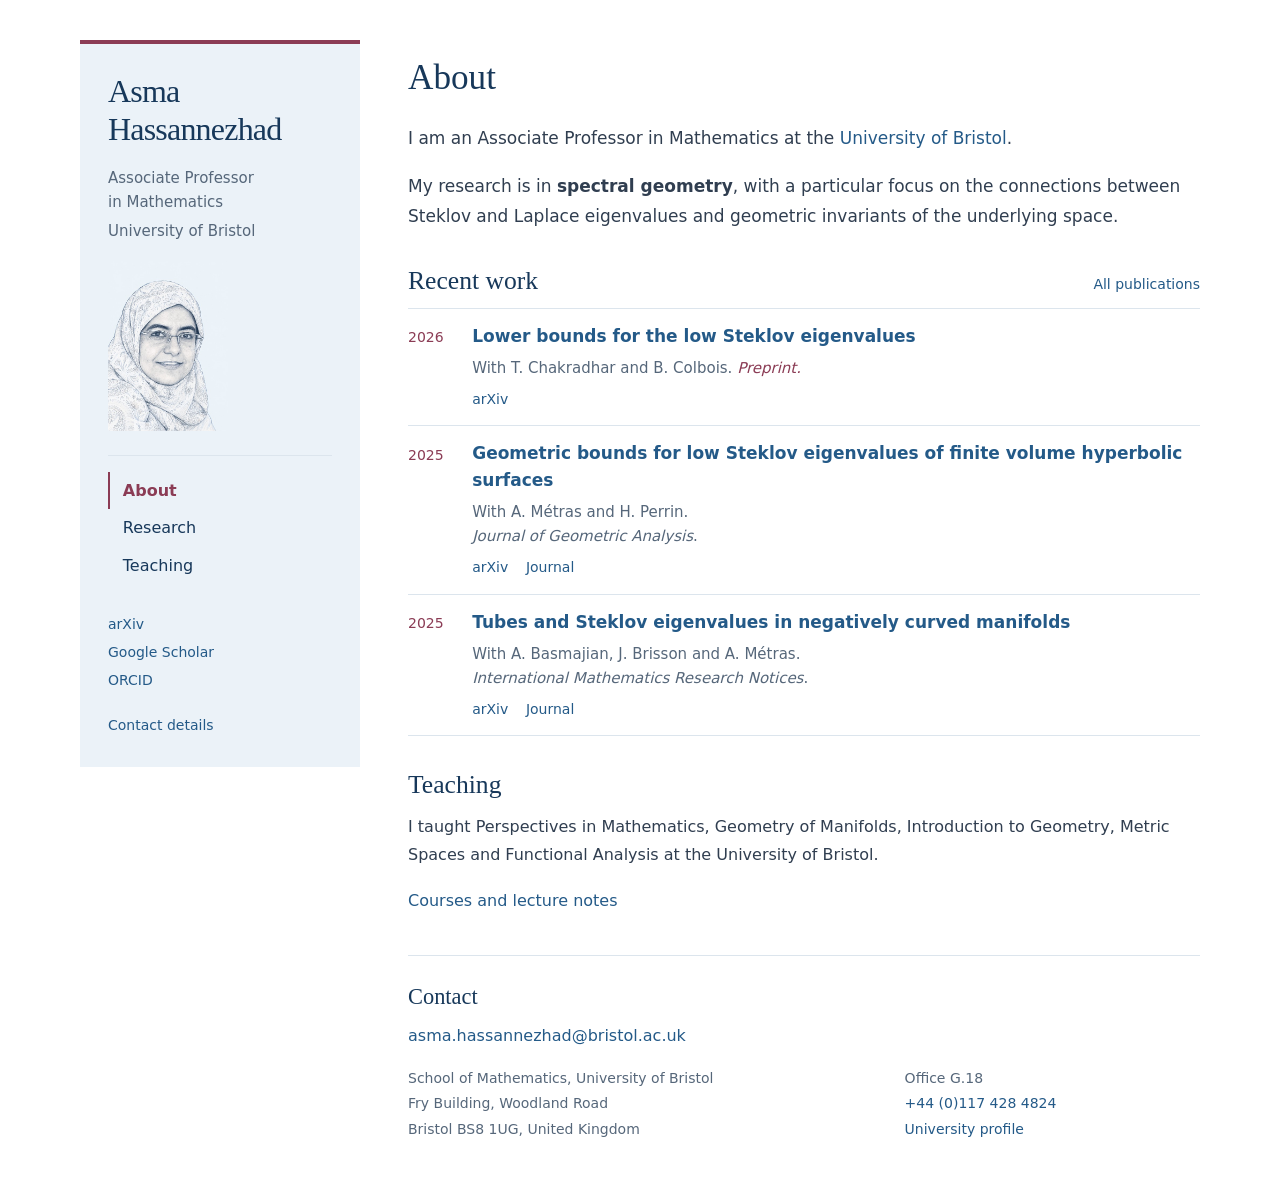
<file: index.html>
<!doctype html>
<html lang="en-GB">
  <link rel="icon" href="/favicon.ico?v=3"
      sizes="16x16 32x32 48x48">
<link rel="icon" type="image/png"
      href="/favicon.png?v=3" sizes="512x512">
<link rel="apple-touch-icon"
      href="/apple-touch-icon.png?v=3" sizes="180x180">
<head>
  <meta charset="utf-8">
  <meta name="viewport" content="width=device-width, initial-scale=1">
  <title>Asma Hassannezhad — Mathematics, University of Bristol</title>
  <meta name="description" content="Asma Hassannezhad is an Associate Professor in Mathematics at the University of Bristol, working in spectral geometry.">
  <meta name="author" content="Asma Hassannezhad">
  <meta name="theme-color" content="#ffffff">
  <meta property="og:type" content="website">
  <meta property="og:title" content="Asma Hassannezhad — Mathematics, University of Bristol">
  <meta property="og:description" content="Asma Hassannezhad is an Associate Professor in Mathematics at the University of Bristol, working in spectral geometry.">
  <link rel="stylesheet" href="assets/style.css">
</head>
<body>
  <a class="skip-link" href="#main">Skip to content</a>
  <div class="layout">
    <!-- IDENTITY AND NAVIGATION: keep this section consistent on all three pages. -->
    <header class="sidebar">
      <div class="identity-copy">
      <a class="site-name" href="index.html">Asma <br>Hassannezhad</a>
      <p class="position">Associate Professor <br>in Mathematics</p>
      <p class="affiliation">University of Bristol</p>
      </div>
      <figure class="portrait"
        style="max-width:120px; margin:18px 0 0;">
  <img src="assets/asma-portrait-ink.jpg"
       alt="Ink portrait of Asma Hassannezhad"
       width="120" height="170"
       style="display:block; width:100%; max-width:120px; height:auto;">
</figure>
      <nav class="site-nav" aria-label="Main navigation">
          <a href="index.html" aria-current="page">About</a>
          <a href="research/index.html">Research</a>
          <a href="teaching/index.html">Teaching</a>
      </nav>
      <div class="academic-links">
        <a href="https://arxiv.org/search/?searchtype=author&amp;query=Hassannezhad%2C+A">arXiv</a>
        <a href="https://scholar.google.com/citations?user=qh0MPaoAAAAJ&amp;hl=en">Google Scholar</a>
        <a href="https://orcid.org/0000-0002-5524-7073">ORCID</a>
      </div>
      <a class="sidebar-contact" href="#contact">Contact details</a>
    </header>
    <div class="main-column">
      <main id="main">
        <section class="introduction">
          <h1>About</h1>
          <!-- BIOGRAPHY: edit your introduction here. -->
          <p>I am an Associate Professor in Mathematics at the <a href="https://www.bristol.ac.uk/maths/">University of Bristol</a>.</p>
          <p>My research is in <strong>spectral geometry</strong>, with a particular focus on the connections between Steklov and Laplace eigenvalues and geometric invariants of the underlying space.</p>
         

        </section>
        <section class="home-section" aria-labelledby="recent-title">
          <div class="section-heading"><h2 id="recent-title">Recent work</h2><a href="research/index.html">All publications</a></div>
          <ul class="recent-papers">
            <li>
              <span class="paper-year">2026</span>
              <div><h3><a href="https://arxiv.org/abs/2605.30254">Lower bounds for the low Steklov eigenvalues</a></h3>
              <p>With T. Chakradhar and B. Colbois. <span class="publication-status">Preprint.</span></p><div class="paper-links"><a href="https://arxiv.org/abs/2605.30254">arXiv</a></div></div>
            </li>
            <li>
              <span class="paper-year">2025</span>
              <div><h3><a href="https://arxiv.org/abs/2408.04534">Geometric bounds for low Steklov eigenvalues of finite volume hyperbolic surfaces</a></h3>
              <p>With A. Métras and H. Perrin.<br><cite>Journal of Geometric Analysis</cite>.</p><div class="paper-links"><a href="https://arxiv.org/abs/2408.04534">arXiv</a> <a href="https://doi.org/10.1007/s12220-025-01990-w">Journal</a></div></div>
            </li>
            <li>
              <span class="paper-year">2025</span>
              <div><h3><a href="https://arxiv.org/abs/2312.12180">Tubes and Steklov eigenvalues in negatively curved manifolds</a></h3>
              <p>With A. Basmajian, J. Brisson and A. Métras.<br><cite>International Mathematics Research Notices</cite>.</p><div class="paper-links"><a href="https://arxiv.org/abs/2312.12180">arXiv</a> <a href="https://doi.org/10.1093/imrn/rnaf001">Journal</a></div></div>
            </li>
          </ul>
        </section>
        <section class="home-section" aria-labelledby="teaching-title">
          <h2 id="teaching-title">Teaching</h2>
          <p>I taught Perspectives in Mathematics, Geometry of Manifolds, Introduction to Geometry, Metric Spaces and Functional Analysis at the University of Bristol.</p>
          <p><a href="teaching/index.html">Courses and lecture notes</a></p>
        </section>
      </main>
      <!-- CONTACT: update this section on all three pages if your details change. -->
      <footer class="contact" id="contact">
        <h2>Contact</h2>
        <a class="email" href="mailto:asma.hassannezhad@bristol.ac.uk">asma.hassannezhad@bristol.ac.uk</a>
        <div class="contact-details">
          <address>School of Mathematics, University of Bristol<br>Fry Building, Woodland Road<br>Bristol BS8 1UG, United Kingdom</address>
          <p>Office G.18<br><a href="tel:+441174284824">+44 (0)117 428 4824</a><br><a href="https://research-information.bris.ac.uk/en/persons/asma-hassannezhad/">University profile</a></p>
        </div>
      </footer>
    </div>
  </div>
</body>
</html>
</file>
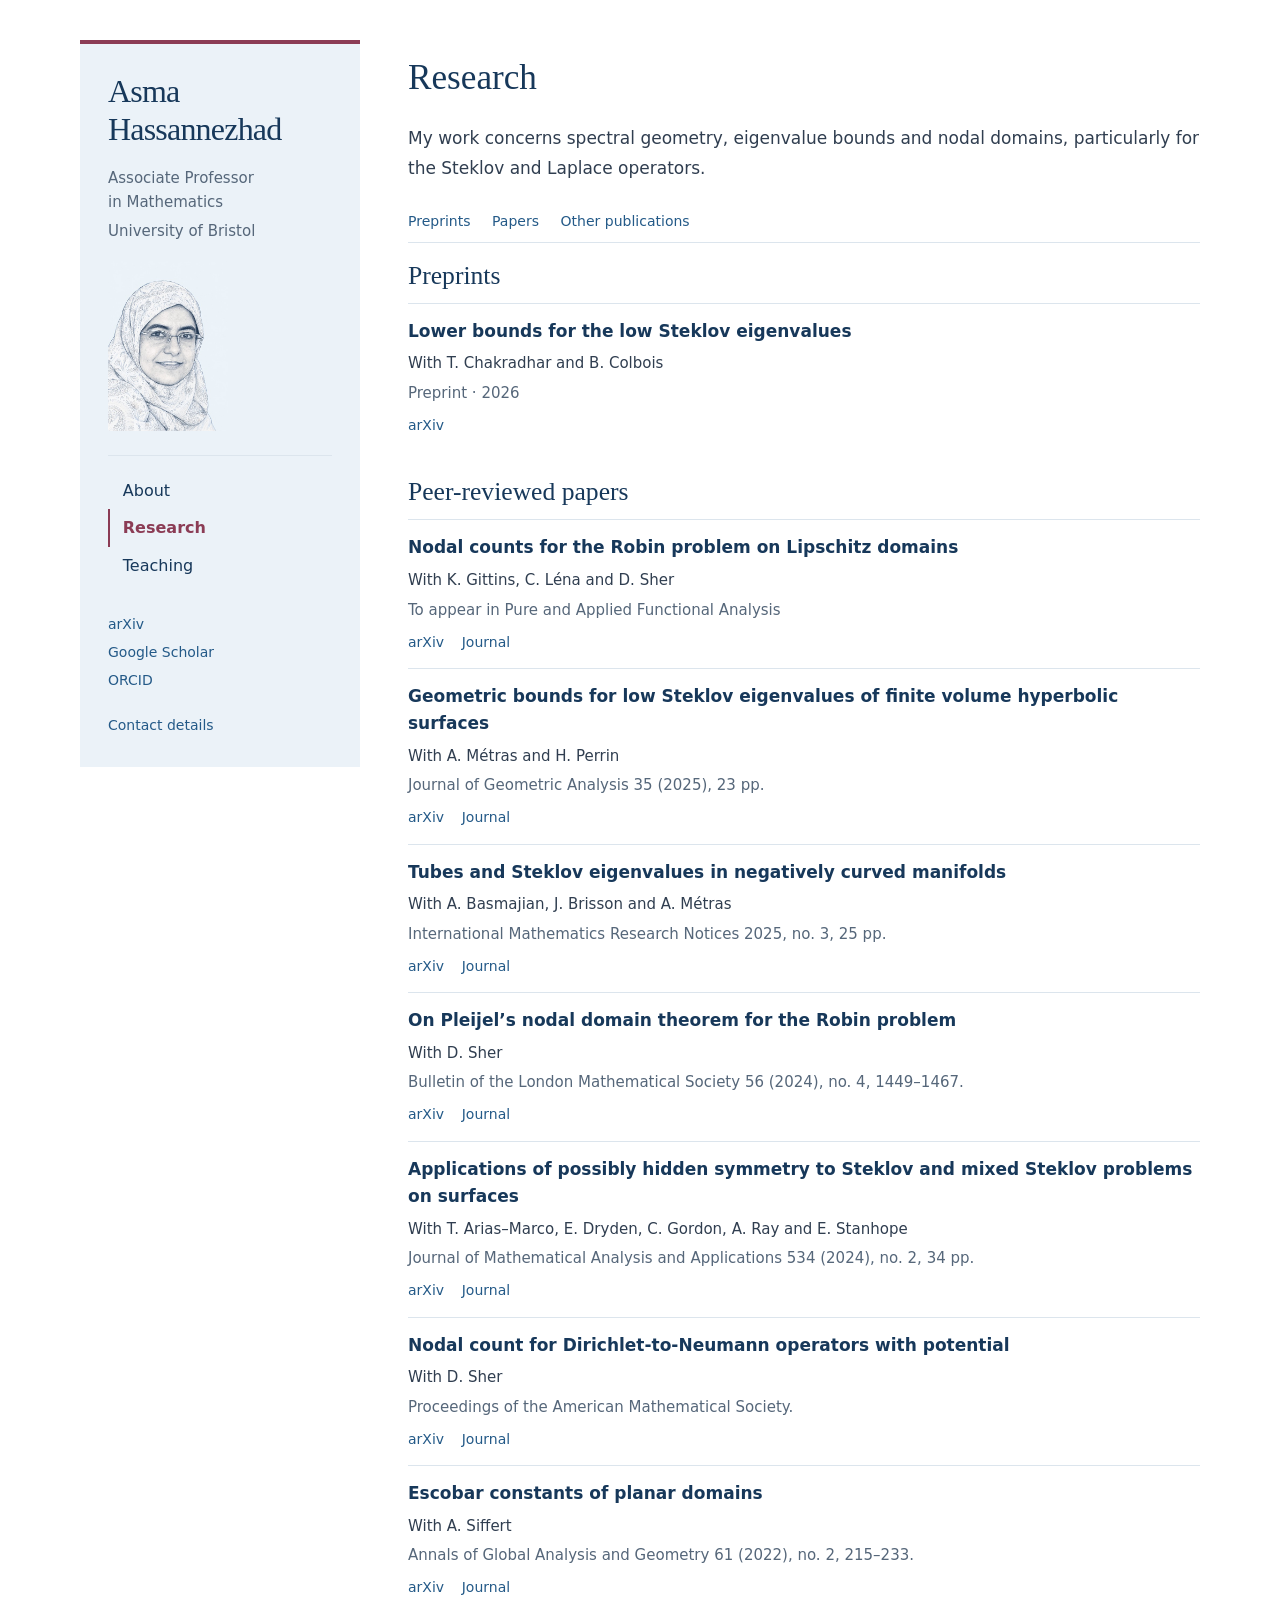
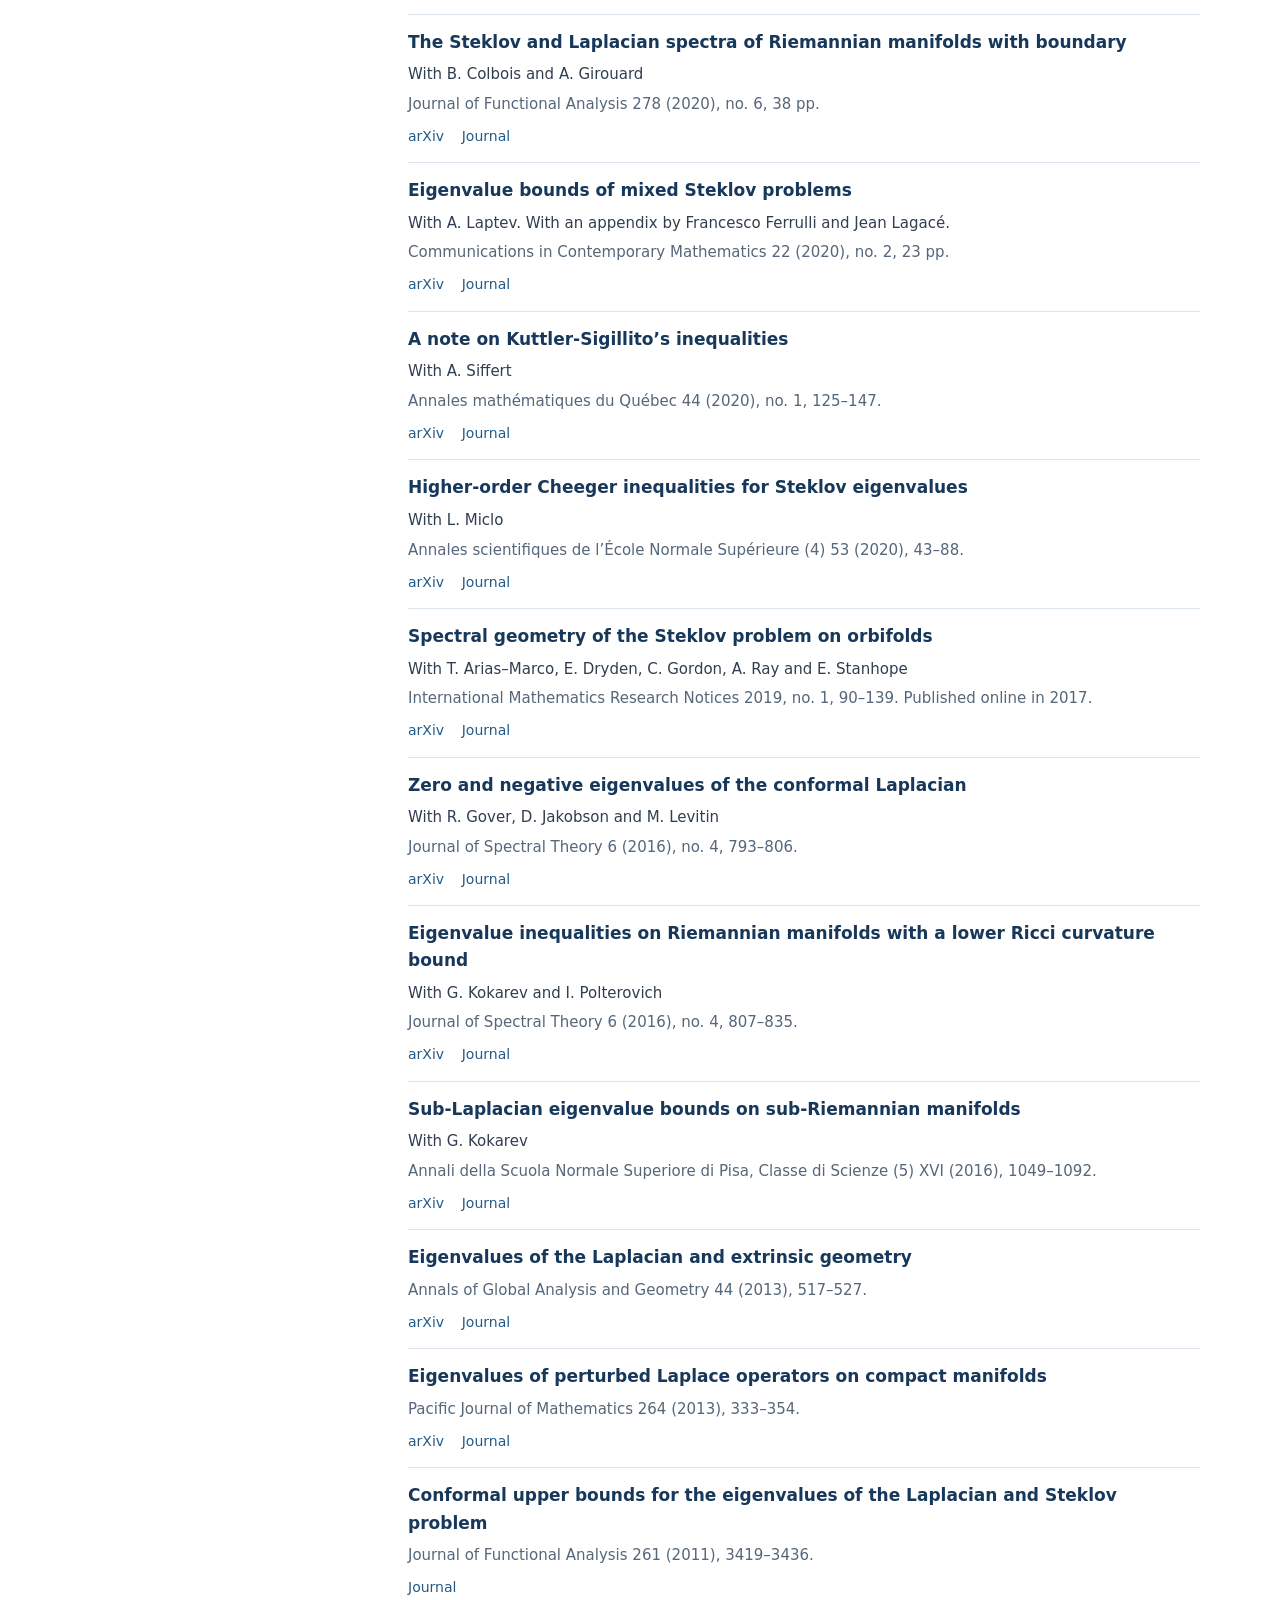
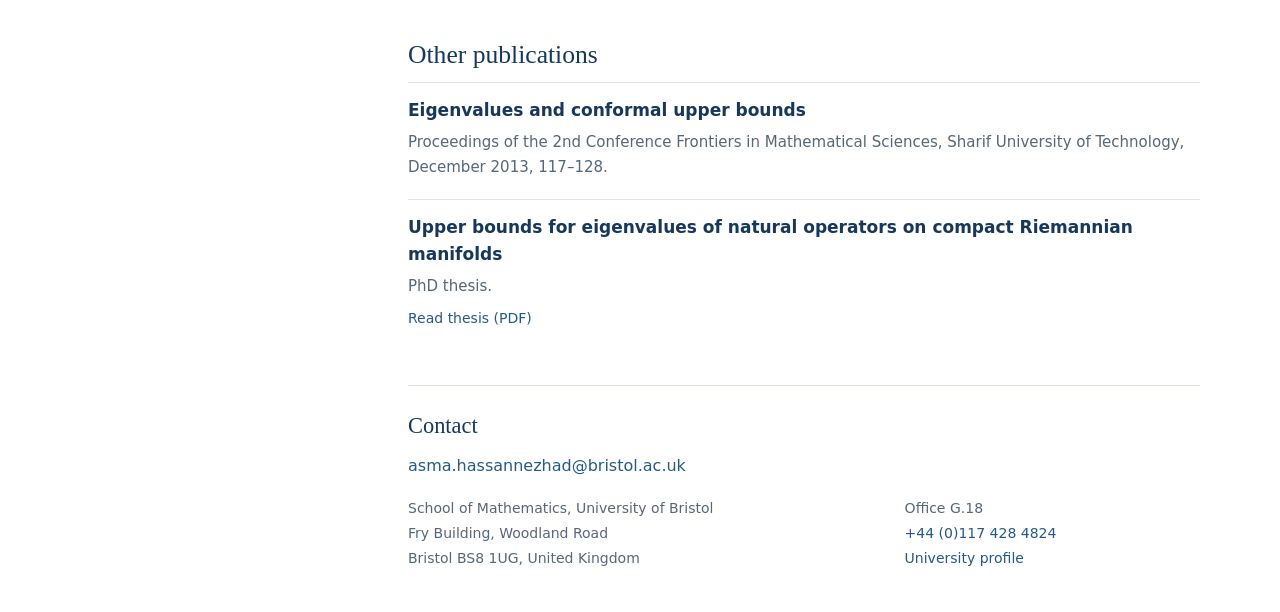
<file: research/index.html>
<!doctype html>
<html lang="en-GB">
<head>
  <meta charset="utf-8">
  <meta name="viewport" content="width=device-width, initial-scale=1">
  <title>Research — Asma Hassannezhad</title>
  <meta name="description" content="Publications by Asma Hassannezhad on spectral geometry, Steklov eigenvalues, Laplace eigenvalues and nodal domains.">
  <meta name="author" content="Asma Hassannezhad">
  <meta name="theme-color" content="#ffffff">
  <meta property="og:type" content="website">
  <meta property="og:title" content="Research — Asma Hassannezhad">
  <meta property="og:description" content="Publications by Asma Hassannezhad on spectral geometry, Steklov eigenvalues, Laplace eigenvalues and nodal domains.">
 <link rel="stylesheet" href="../assets/style.css?v=20260910-2">
  <link rel="icon" href="/favicon.ico?v=3"
      sizes="16x16 32x32 48x48">
<link rel="icon" type="image/png"
      href="/favicon.png?v=3" sizes="512x512">
<link rel="apple-touch-icon"
      href="/apple-touch-icon.png?v=3" sizes="180x180">
</head>
<body>
  <a class="skip-link" href="#main">Skip to content</a>
  <div class="layout">
    <!-- IDENTITY AND NAVIGATION: keep this section consistent on all three pages. -->
    <header class="sidebar">
      <div class="identity-copy">
      <a class="site-name" href="../index.html">Asma <br>Hassannezhad</a>
      <p class="position">Associate Professor <br>in Mathematics</p>
      <p class="affiliation">University of Bristol</p>
      </div>
      <figure class="portrait"
        style="max-width:120px; margin:18px 0 0;">
  <img src="../assets/asma-portrait-ink.jpg"
       alt="Ink portrait of Asma Hassannezhad"
       width="120" height="170"
       style="display:block; width:100%; max-width:120px; height:auto;">
</figure>
      <nav class="site-nav" aria-label="Main navigation">
          <a href="../index.html">About</a>
          <a href="../research/index.html" aria-current="page">Research</a>
          <a href="../teaching/index.html">Teaching</a>
      </nav>
      <div class="academic-links">
        <a href="https://arxiv.org/search/?searchtype=author&amp;query=Hassannezhad%2C+A">arXiv</a>
        <a href="https://scholar.google.com/citations?user=qh0MPaoAAAAJ&amp;hl=en">Google Scholar</a>
        <a href="https://orcid.org/0000-0002-5524-7073">ORCID</a>
      </div>
      <a class="sidebar-contact" href="#contact">Contact details</a>
    </header>
    <div class="main-column">
      <main id="main">
        <div class="page-heading">
          <h1>Research</h1>
          <p>My work concerns spectral geometry, eigenvalue bounds and nodal domains, particularly for the Steklov and Laplace operators.</p>
        </div>
        <nav class="page-index" aria-label="Research sections">
          <a href="#preprints">Preprints</a>
          <a href="#publications">Papers</a>
          <a href="#other">Other publications</a>
        </nav>
<section class="paper-group" id="preprints">
<h2>Preprints</h2>
<ul class="paper-list"><!-- PUBLICATION: duplicate this li to add a paper. -->
<li class="paper">
<h3>Lower bounds for the low Steklov eigenvalues</h3>
<p class="authors">With T. Chakradhar and B. Colbois</p>
<p class="venue">Preprint · 2026</p>
<div class="paper-links"><a href="https://arxiv.org/abs/2605.30254">arXiv</a></div>
</li>
</ul>
</section>
<section class="paper-group" id="publications">
<h2>Peer-reviewed papers</h2>
<ul class="paper-list"><!-- PUBLICATION: duplicate this li to add a paper. -->
<li class="paper">
<h3>Nodal counts for the Robin problem on Lipschitz domains</h3>
<p class="authors">With K. Gittins, C. Léna and D. Sher</p>
<p class="venue">To appear in Pure and Applied Functional Analysis</p>
<div class="paper-links"><a href="https://arxiv.org/abs/2411.11427">arXiv</a> <a href="https://yokohamapublishers.jp/online2/oppafa/vol11/p879.html">Journal</a></div>
</li><!-- PUBLICATION: duplicate this li to add a paper. -->
<li class="paper">
<h3>Geometric bounds for low Steklov eigenvalues of finite volume hyperbolic surfaces</h3>
<p class="authors">With A. Métras and H. Perrin</p>
<p class="venue">Journal of Geometric Analysis 35 (2025), 23 pp.</p>
<div class="paper-links"><a href="https://arxiv.org/abs/2408.04534">arXiv</a> <a href="https://doi.org/10.1007/s12220-025-01990-w">Journal</a></div>
</li><!-- PUBLICATION: duplicate this li to add a paper. -->
<li class="paper">
<h3>Tubes and Steklov eigenvalues in negatively curved manifolds</h3>
<p class="authors">With A. Basmajian, J. Brisson and A. Métras</p>
<p class="venue">International Mathematics Research Notices 2025, no. 3, 25 pp.</p>
<div class="paper-links"><a href="https://arxiv.org/abs/2312.12180">arXiv</a> <a href="https://doi.org/10.1093/imrn/rnaf001">Journal</a></div>
</li><!-- PUBLICATION: duplicate this li to add a paper. -->
<li class="paper">
<h3>On Pleijel’s nodal domain theorem for the Robin problem</h3>
<p class="authors">With D. Sher</p>
<p class="venue">Bulletin of the London Mathematical Society 56 (2024), no. 4, 1449–1467.</p>
<div class="paper-links"><a href="https://arxiv.org/abs/2303.08094">arXiv</a> <a href="https://doi.org/10.1112/blms.13005">Journal</a></div>
</li><!-- PUBLICATION: duplicate this li to add a paper. -->
<li class="paper">
<h3>Applications of possibly hidden symmetry to Steklov and mixed Steklov problems on surfaces</h3>
<p class="authors">With T. Arias–Marco, E. Dryden, C. Gordon, A. Ray and E. Stanhope</p>
<p class="venue">Journal of Mathematical Analysis and Applications 534 (2024), no. 2, 34 pp.</p>
<div class="paper-links"><a href="https://arxiv.org/abs/2301.09010">arXiv</a> <a href="https://doi.org/10.1016/j.jmaa.2024.128088">Journal</a></div>
</li><!-- PUBLICATION: duplicate this li to add a paper. -->
<li class="paper">
<h3>Nodal count for Dirichlet-to-Neumann operators with potential</h3>
<p class="authors">With D. Sher</p>
<p class="venue">Proceedings of the American Mathematical Society.</p>
<div class="paper-links"><a href="https://arxiv.org/abs/2107.03370">arXiv</a> <a href="https://doi.org/10.1090/proc/16207">Journal</a></div>
</li><!-- PUBLICATION: duplicate this li to add a paper. -->
<li class="paper">
<h3>Escobar constants of planar domains</h3>
<p class="authors">With A. Siffert</p>
<p class="venue">Annals of Global Analysis and Geometry 61 (2022), no. 2, 215–233.</p>
<div class="paper-links"><a href="https://arxiv.org/abs/1905.07634">arXiv</a> <a href="https://doi.org/10.1007/s10455-021-09805-1">Journal</a></div>
</li><!-- PUBLICATION: duplicate this li to add a paper. -->
<li class="paper">
<h3>The Steklov and Laplacian spectra of Riemannian manifolds with boundary</h3>
<p class="authors">With B. Colbois and A. Girouard</p>
<p class="venue">Journal of Functional Analysis 278 (2020), no. 6, 38 pp.</p>
<div class="paper-links"><a href="https://arxiv.org/abs/1810.00711">arXiv</a> <a href="https://doi.org/10.1016/j.jfa.2019.108409">Journal</a></div>
</li><!-- PUBLICATION: duplicate this li to add a paper. -->
<li class="paper">
<h3>Eigenvalue bounds of mixed Steklov problems</h3>
<p class="authors">With A. Laptev. With an appendix by Francesco Ferrulli and Jean Lagacé.</p>
<p class="venue">Communications in Contemporary Mathematics 22 (2020), no. 2, 23 pp.</p>
<div class="paper-links"><a href="https://arxiv.org/abs/1712.00753">arXiv</a> <a href="https://doi.org/10.1142/S0219199719500081">Journal</a></div>
</li><!-- PUBLICATION: duplicate this li to add a paper. -->
<li class="paper">
<h3>A note on Kuttler-Sigillito’s inequalities</h3>
<p class="authors">With A. Siffert</p>
<p class="venue">Annales mathématiques du Québec 44 (2020), no. 1, 125–147.</p>
<div class="paper-links"><a href="https://arxiv.org/abs/1709.09841">arXiv</a> <a href="https://doi.org/10.1007/s40316-019-00113-6">Journal</a></div>
</li><!-- PUBLICATION: duplicate this li to add a paper. -->
<li class="paper">
<h3>Higher-order Cheeger inequalities for Steklov eigenvalues</h3>
<p class="authors">With L. Miclo</p>
<p class="venue">Annales scientifiques de l’École Normale Supérieure (4) 53 (2020), 43–88.</p>
<div class="paper-links"><a href="https://arxiv.org/abs/1705.08643">arXiv</a> <a href="https://doi.org/10.24033/asens.2417">Journal</a></div>
</li><!-- PUBLICATION: duplicate this li to add a paper. -->
<li class="paper">
<h3>Spectral geometry of the Steklov problem on orbifolds</h3>
<p class="authors">With T. Arias–Marco, E. Dryden, C. Gordon, A. Ray and E. Stanhope</p>
<p class="venue">International Mathematics Research Notices 2019, no. 1, 90–139. Published online in 2017.</p>
<div class="paper-links"><a href="https://arxiv.org/abs/1609.05142">arXiv</a> <a href="https://doi.org/10.1093/imrn/rnx117">Journal</a></div>
</li><!-- PUBLICATION: duplicate this li to add a paper. -->
<li class="paper">
<h3>Zero and negative eigenvalues of the conformal Laplacian</h3>
<p class="authors">With R. Gover, D. Jakobson and M. Levitin</p>
<p class="venue">Journal of Spectral Theory 6 (2016), no. 4, 793–806.</p>
<div class="paper-links"><a href="https://arxiv.org/abs/1511.08524">arXiv</a> <a href="https://doi.org/10.4171/JST/142">Journal</a></div>
</li><!-- PUBLICATION: duplicate this li to add a paper. -->
<li class="paper">
<h3>Eigenvalue inequalities on Riemannian manifolds with a lower Ricci curvature bound</h3>
<p class="authors">With G. Kokarev and I. Polterovich</p>
<p class="venue">Journal of Spectral Theory 6 (2016), no. 4, 807–835.</p>
<div class="paper-links"><a href="https://arxiv.org/abs/1510.07281">arXiv</a> <a href="https://doi.org/10.4171/JST/143">Journal</a></div>
</li><!-- PUBLICATION: duplicate this li to add a paper. -->
<li class="paper">
<h3>Sub-Laplacian eigenvalue bounds on sub-Riemannian manifolds</h3>
<p class="authors">With G. Kokarev</p>
<p class="venue">Annali della Scuola Normale Superiore di Pisa, Classe di Scienze (5) XVI (2016), 1049–1092.</p>
<div class="paper-links"><a href="https://arxiv.org/abs/1407.0358">arXiv</a> <a href="https://doi.org/10.2422/2036-2145.201409_005">Journal</a></div>
</li><!-- PUBLICATION: duplicate this li to add a paper. -->
<li class="paper">
<h3>Eigenvalues of the Laplacian and extrinsic geometry</h3>
<p class="venue">Annals of Global Analysis and Geometry 44 (2013), 517–527.</p>
<div class="paper-links"><a href="https://arxiv.org/abs/1210.7714">arXiv</a> <a href="https://doi.org/10.1007/s10455-013-9379-8">Journal</a></div>
</li><!-- PUBLICATION: duplicate this li to add a paper. -->
<li class="paper">
<h3>Eigenvalues of perturbed Laplace operators on compact manifolds</h3>
<p class="venue">Pacific Journal of Mathematics 264 (2013), 333–354.</p>
<div class="paper-links"><a href="https://arxiv.org/abs/1210.7713">arXiv</a> <a href="https://doi.org/10.2140/pjm.2013.264.333">Journal</a></div>
</li><!-- PUBLICATION: duplicate this li to add a paper. -->
<li class="paper">
<h3>Conformal upper bounds for the eigenvalues of the Laplacian and Steklov problem</h3>
<p class="venue">Journal of Functional Analysis 261 (2011), 3419–3436.</p>
<div class="paper-links"><a href="https://doi.org/10.1016/j.jfa.2011.08.003">Journal</a></div>
</li>
</ul>
</section>
<section class="paper-group" id="other">
<h2>Other publications</h2>
<ul class="paper-list">
<!-- PUBLICATION: duplicate this li to add a paper. -->
<li class="paper">
<h3>Eigenvalues and conformal upper bounds</h3>
<p class="venue">Proceedings of the 2nd Conference Frontiers in Mathematical Sciences, Sharif University of Technology, December 2013, 117–128.</p>
</li>
<!-- PUBLICATION: duplicate this li to add a paper. -->
<li class="paper">
<h3>Upper bounds for eigenvalues of natural operators on compact Riemannian manifolds</h3>
<p class="venue">PhD thesis.</p>
<div class="paper-links"><a href="http://doc.rero.ch/record/30550/files/00002282.pdf">Read thesis (PDF)</a>
</div>
</li>
</ul>
</section>
</main>
      <!-- CONTACT: update this section on all three pages if your details change. -->
      <footer class="contact" id="contact">
        <h2>Contact</h2>
        <a class="email" href="mailto:asma.hassannezhad@bristol.ac.uk">asma.hassannezhad@bristol.ac.uk</a>
        <div class="contact-details">
          <address>School of Mathematics, University of Bristol<br>Fry Building, Woodland Road<br>Bristol BS8 1UG, United Kingdom</address>
          <p>Office G.18<br><a href="tel:+441174284824">+44 (0)117 428 4824</a><br><a href="https://research-information.bris.ac.uk/en/persons/asma-hassannezhad/">University profile</a></p>
        </div>
      </footer>
    </div>
  </div>
</body>
</html>
</file>
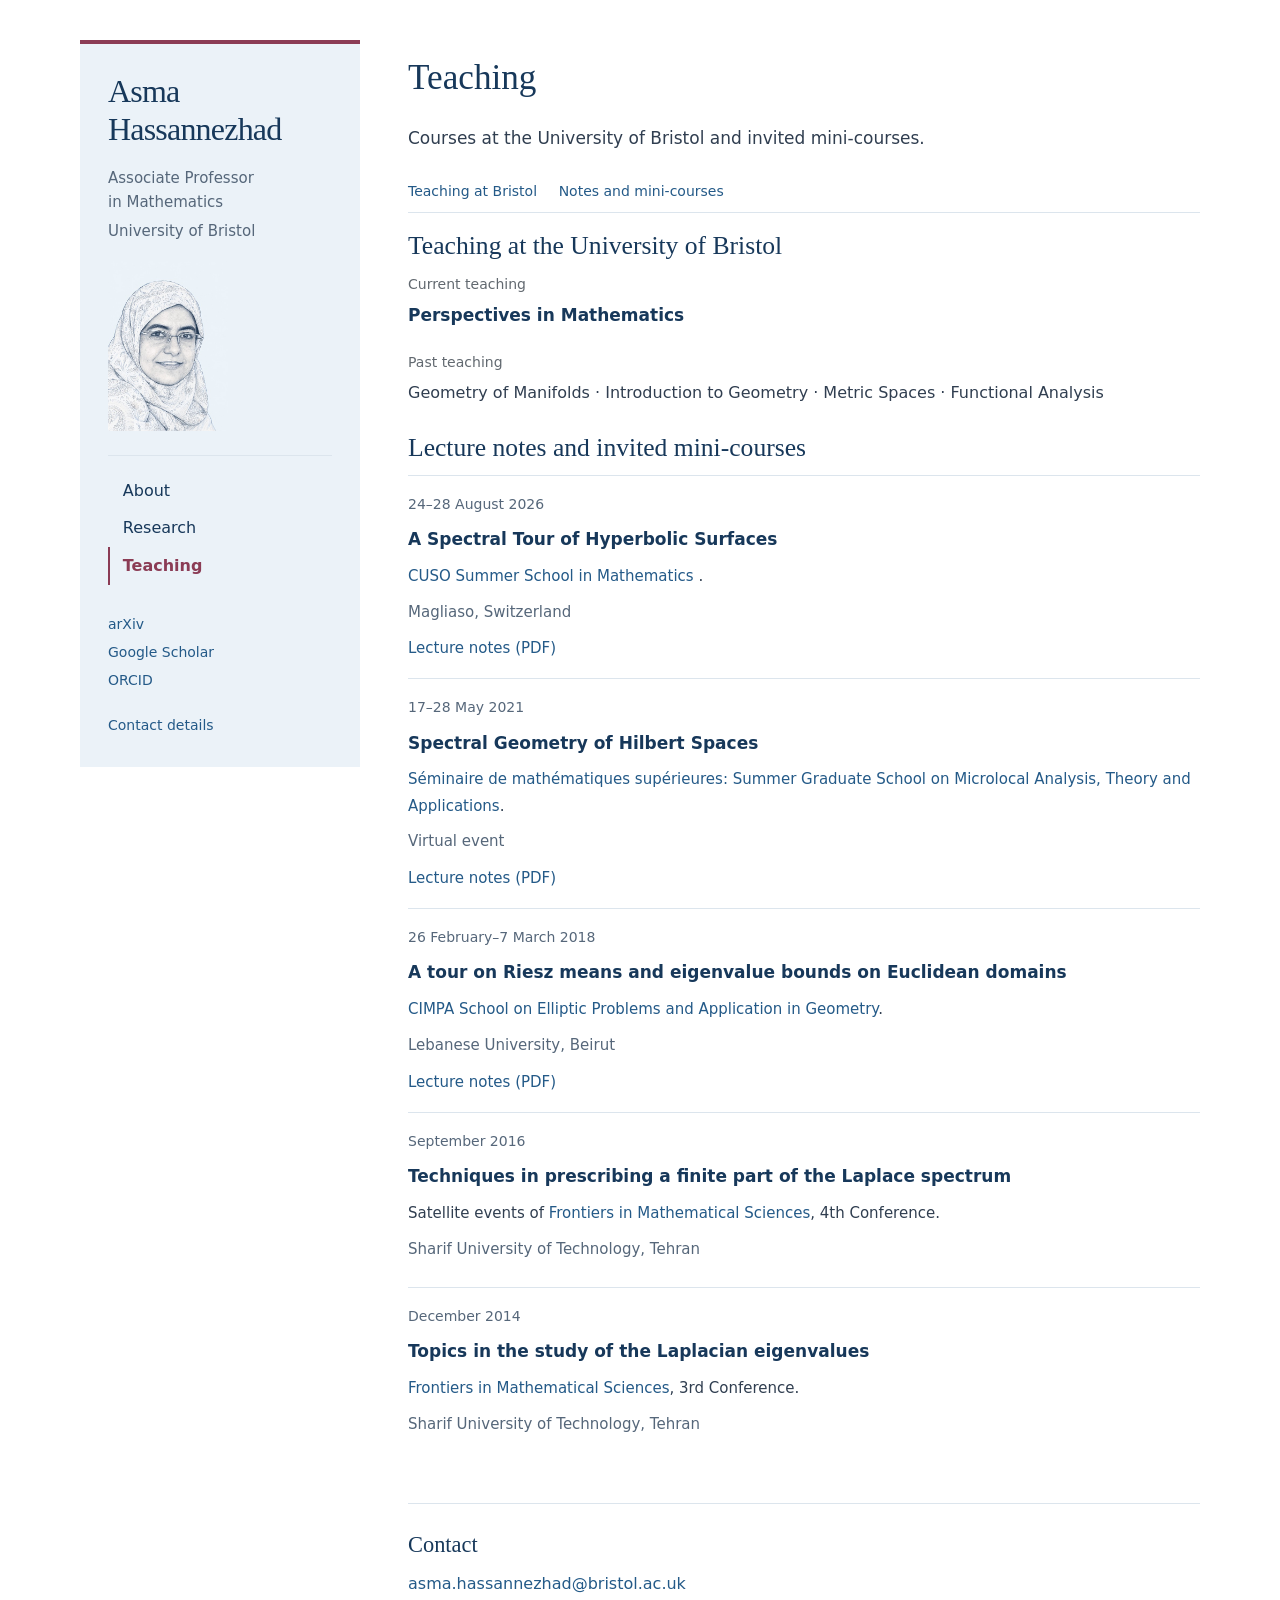
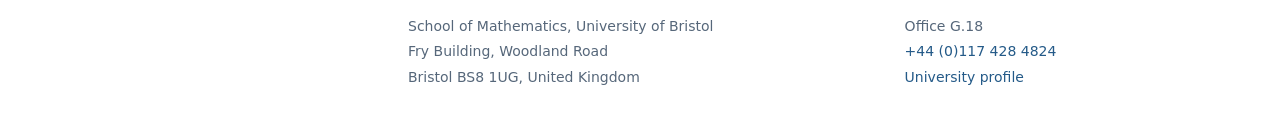
<file: teaching/index.html>
<!doctype html>
<html lang="en-GB">
<head>
  <meta charset="utf-8">
  <meta name="viewport" content="width=device-width, initial-scale=1">
  <title>Teaching — Asma Hassannezhad</title>
  <meta name="description" content="Current teaching at the University of Bristol, lecture notes, invited mini-courses and selected past teaching by Asma Hassannezhad.">
  <meta name="author" content="Asma Hassannezhad">
  <meta name="theme-color" content="#ffffff">
  <meta property="og:type" content="website">
  <meta property="og:title" content="Teaching — Asma Hassannezhad">
  <meta property="og:description" content="Current teaching at the University of Bristol, lecture notes, invited mini-courses and selected past teaching by Asma Hassannezhad.">
  <link rel="stylesheet" href="../assets/style.css">
<link rel="icon" href="/favicon.ico?v=3"
      sizes="16x16 32x32 48x48">
<link rel="icon" type="image/png"
      href="/favicon.png?v=3" sizes="512x512">
<link rel="apple-touch-icon"
      href="/apple-touch-icon.png?v=3" sizes="180x180">
</head>
<body>
  <a class="skip-link" href="#main">Skip to content</a>
  <div class="layout">
    <!-- IDENTITY AND NAVIGATION: keep this section consistent on all three pages. -->
    <header class="sidebar">
      <div class="identity-copy">
      <a class="site-name" href="../index.html">Asma <br>Hassannezhad</a>
      <p class="position">Associate Professor <br>in Mathematics</p>
      <p class="affiliation">University of Bristol</p>
      </div>
      <figure class="portrait"
        style="max-width:120px; margin:18px 0 0;">
  <img src="../assets/asma-portrait-ink.jpg"
       alt="Ink portrait of Asma Hassannezhad"
       width="120" height="170"
       style="display:block; width:100%; max-width:120px; height:auto;">
</figure>
      <nav class="site-nav" aria-label="Main navigation">
          <a href="../index.html">About</a>
          <a href="../research/index.html">Research</a>
          <a href="../teaching/index.html" aria-current="page">Teaching</a>
      </nav>
      <div class="academic-links">
        <a href="https://arxiv.org/search/?searchtype=author&amp;query=Hassannezhad%2C+A">arXiv</a>
        <a href="https://scholar.google.com/citations?user=qh0MPaoAAAAJ&amp;hl=en">Google Scholar</a>
        <a href="https://orcid.org/0000-0002-5524-7073">ORCID</a>
      </div>
      <a class="sidebar-contact" href="#contact">Contact details</a>
    </header>
    <div class="main-column">
      <main id="main">
        <div class="page-heading">
          <h1>Teaching</h1>
          <p>Courses at the University of Bristol and invited mini-courses.</p>
        </div>
        <nav class="page-index" aria-label="Teaching sections">
          <a href="#bristol">Teaching at Bristol</a>
          <a href="#mini-courses">Notes and mini-courses</a>
        </nav>
<section class="paper-group" id="bristol">
<h2>Teaching at the University of Bristol</h2>
<section class="teaching-period" id="current-teaching">
<h3 class="teaching-label">Current teaching</h3>
<!-- CURRENT TEACHING: review this entry at the start of each academic year. -->
<p class="current-course">Perspectives in Mathematics</p>
</section>
<section class="teaching-period" id="past-teaching">
<h3 class="teaching-label">Past teaching</h3>
<!-- TEACHING: keep a concise list of selected previous courses. -->
<p class="past-courses">Geometry of Manifolds · Introduction to Geometry · Metric Spaces · Functional Analysis</p>
</section>
</section>
<section class="paper-group" id="mini-courses">
<h2>Lecture notes and invited mini-courses</h2>
  <article class="mini-course">
  <p class="course-date">24–28 August 2026</p>
  <h3>A Spectral Tour of Hyperbolic Surfaces</h3>
  <p>
    <a href="https://www.cuso.ch/activity/?p=2607&amp;uid=8426">
      CUSO Summer School in Mathematics
    </a>.
  </p>
  <p class="mini-meta">Magliaso, Switzerland</p>
  <a href="../assets/notes/lecture-notes-with-exercises.pdf">Lecture notes (PDF)</a>
</article>
<article class="mini-course">
<p class="course-date">17–28 May 2021 </p>
<h3>Spectral Geometry of Hilbert Spaces</h3>
<p><a href="http://crm.umontreal.ca/sms2021/en/">Séminaire de mathématiques supérieures: Summer Graduate School on Microlocal Analysis, Theory and Applications</a>.</p>
<p class="mini-meta">Virtual event</p><a href="../assets/notes/spectral-theory-of-hilbert-spaces.pdf">Lecture notes (PDF)</a>
</article>
<article class="mini-course">
<p class="course-date">26 February–7 March 2018 </p>
<h3>A tour on Riesz means and eigenvalue bounds on Euclidean domains</h3>
<p><a href="https://www.cimpa.info/en/node/5832">CIMPA School on Elliptic Problems and Application in Geometry</a>.</p>
<p class="mini-meta">Lebanese University, Beirut</p><a href="../assets/notes/riesz-means-minicourse.pdf">Lecture notes (PDF)</a>
</article>
<article class="mini-course">
<p class="course-date">September 2016 </p>
<h3>Techniques in prescribing a finite part of the Laplace spectrum</h3>
<p>Satellite events of <a href="http://frontiers.ir/index.html">Frontiers in Mathematical Sciences</a>, 4th Conference.</p>
<p class="mini-meta">Sharif University of Technology, Tehran</p>
</article>
<article class="mini-course">
<p class="course-date">December 2014 </p>
<h3>Topics in the study of the Laplacian eigenvalues</h3>
<p><a href="http://frontiers.ir/">Frontiers in Mathematical Sciences</a>, 3rd Conference.</p>
<p class="mini-meta">Sharif University of Technology, Tehran</p>
</article>
</section>
      </main>
      <!-- CONTACT: update this section on all three pages if your details change. -->
      <footer class="contact" id="contact">
        <h2>Contact</h2>
        <a class="email" href="mailto:asma.hassannezhad@bristol.ac.uk">asma.hassannezhad@bristol.ac.uk</a>
        <div class="contact-details">
          <address>School of Mathematics, University of Bristol<br>Fry Building, Woodland Road<br>Bristol BS8 1UG, United Kingdom</address>
          <p>Office G.18<br><a href="tel:+441174284824">+44 (0)117 428 4824</a><br><a href="https://research-information.bris.ac.uk/en/persons/asma-hassannezhad/">University profile</a></p>
        </div>
      </footer>
    </div>
  </div>
</body>
</html>
</file>
<file: assets/style.css>
/* Simple academic website. Customise colours and typography here. */
:root {
  --text: #303e50;
  --heading: #17385a;
  --muted: #56677a;
  --link: #245a88;
  --line: #dce5ed;
  --accent: #8b3c55;
  --sidebar: #ebf2f8;
  --body-font: system-ui, -apple-system, BlinkMacSystemFont, "Segoe UI", sans-serif;
  --heading-font: Georgia, "Times New Roman", serif;
}

* { box-sizing: border-box; }
html { scroll-padding-top: 2rem; }
body {
  margin: 0;
  background: #fff;
  color: var(--text);
  font-family: var(--body-font);
  font-size: 1rem;
  line-height: 1.75;
  -webkit-font-smoothing: antialiased;
}
a { color: var(--link); text-decoration: none; text-underline-offset: .2em; }
a:hover { text-decoration: underline; }
a:focus-visible { outline: 2px solid var(--link); outline-offset: 4px; }
p { margin: 0 0 1.15rem; }
h1, h2, h3 { margin-top: 0; color: var(--heading); }
h1, h2 { font-family: var(--heading-font); font-weight: 400; }
h1 { font-size: 2.2rem; line-height: 1.25; margin-bottom: 1.5rem; }
h2 { font-size: 1.6rem; line-height: 1.35; margin-bottom: .6rem; }
h3 { font-size: 1.0625rem; line-height: 1.6; font-weight: 600; }
strong { font-weight: 600; }
ul { margin: 0; padding: 0; list-style: none; }
address { font-style: normal; }
.layout {
  width: min(1120px, calc(100% - 4rem));
  margin: 0 auto;
  display: grid;
  grid-template-columns: 280px minmax(0, 1fr);
  column-gap: 48px;
  padding: 40px 0 40px;
}
.sidebar { align-self: start; position: sticky; top: 24px; padding: 28px; background: var(--sidebar); border-top: 4px solid var(--accent); }
.main-column > main { padding-top: 16px; }
.site-name {
  display: block;
  color: var(--heading);
  font-family: var(--heading-font);
  font-size: 2rem;
  line-height: 1.2;
  letter-spacing: -.025em;
  overflow-wrap: anywhere;
  margin-bottom: 1.1rem;
}
.site-name:hover { text-decoration: none; color: var(--link); }
.position, .affiliation { font-size: .9375rem; line-height: 1.6; color: var(--muted); }
.position { margin-bottom: .3rem; }
.affiliation { margin-bottom: 0; }
.portrait { width: 9.5rem; max-width: 100%; margin: 1.1rem 0 0; }
.portrait img { display: block; width: 100%; height: auto; border-radius: 2px; }
.site-nav {
  border-top: 1px solid var(--line);
  margin-top: 1.5rem;
  padding-top: 1rem;
  display: flex;
  flex-direction: column;
  align-items: flex-start;
}
.site-nav a { color: var(--heading); padding: .3rem .8rem; border-left: 2px solid transparent; }
.site-nav a[aria-current="page"] {
  color: var(--accent);
  font-weight: 600;
  text-decoration: none;
  border-left-color: var(--accent);
}
.academic-links { display: flex; flex-direction: column; align-items: flex-start; margin-top: 1.6rem; font-size: .875rem; line-height: 2; }
.sidebar-contact { display: inline-block; margin-top: 1.2rem; font-size: .875rem; }
.main-column { min-width: 0; }
.introduction { margin-bottom: 2rem; }
.introduction p { font-size: 1.0625rem; }
.home-section { margin-top: 2rem; }
.section-heading { display: flex; align-items: baseline; justify-content: space-between; gap: 1rem; }
.section-heading > a { font-size: .875rem; flex-shrink: 0; }
.recent-papers { border-top: 1px solid var(--line); }
.recent-papers li { display: grid; grid-template-columns: 45px minmax(0, 1fr); gap: 1.2rem; padding: .875rem 0; border-bottom: 1px solid var(--line); }
.paper-year { font-size: .875rem; color: var(--accent); padding-top: .15rem; }
.recent-papers h3 { margin-bottom: .35rem; }
.recent-papers p { font-size: .9375rem; color: var(--muted); margin: 0; line-height: 1.6; }
.publication-status { font-style: italic; color: var(--accent); }
.page-heading { margin-bottom: 1.6rem; }
.page-heading p { font-size: 1.0625rem; }
.page-index {
  display: flex;
  flex-wrap: wrap;
  gap: .5rem 1.35rem;
  padding-bottom: .5rem;
  margin-bottom: 1rem;
  border-bottom: 1px solid var(--line);
  font-size: .875rem;
}
.paper-group { margin-bottom: 1.5rem; }
.paper-group:last-child { margin-bottom: 0; }
.paper { padding: .875rem 0; border-top: 1px solid var(--line); }
.paper h3 { margin-bottom: .4rem; }
.paper p { font-size: .9375rem; line-height: 1.65; margin-bottom: .3rem; }
.paper .venue { color: var(--muted); }
.paper-links { display: flex; gap: 1.1rem; flex-wrap: wrap; font-size: .875rem; margin-top: .45rem; }
.course { display: grid; grid-template-columns: 80px minmax(0, 1fr); gap: 1.25rem; border-top: 1px solid var(--line); padding: 1rem 0; }
.teaching-period + .teaching-period { margin-top: 1.25rem; }
.teaching-label { color: #626970; font-size: .875rem; line-height: 1.6; font-weight: 400; margin-bottom: .35rem; }
.current-course { color: var(--heading); font-size: 1.0625rem; font-weight: 600; margin-bottom: 0; }
.past-courses { color: var(--text); font-size: 1rem; font-weight: 400; margin-bottom: 0; }
.course h3, .course h4 { margin: 0 0 .15rem; color: var(--heading); font-size: 1.0625rem; line-height: 1.6; font-weight: 600; }
.course p { font-size: .9375rem; color: var(--muted); margin: 0; }
.course-date { font-size: .875rem; color: var(--muted); margin-bottom: .4rem; }
.mini-course { padding: 1rem 0; border-top: 1px solid var(--line); }
.mini-course h3 { margin-bottom: .6rem; }
.mini-course p { margin-bottom: .6rem; font-size: .9375rem; }
.mini-course .course-date { font-size: .875rem; }
.mini-course > a { font-size: .9375rem; }
.mini-meta { color: var(--muted); }
.contact { border-top: 1px solid var(--line); margin-top: 2.5rem; padding-top: 1.6rem; }
.contact h2 { font-size: 1.4rem; margin-bottom: .65rem; }
.email { display: inline-block; margin-bottom: 1rem; overflow-wrap: anywhere; }
.contact-details { display: grid; grid-template-columns: 1.6fr 1fr; gap: 1.5rem; font-size: .875rem; line-height: 1.8; color: var(--muted); }
.contact-details p { margin: 0; }
.skip-link { position: absolute; top: -10rem; left: 1rem; padding: .5rem 1rem; background: var(--heading); color: #fff; z-index: 5; }
.skip-link:focus { top: 1rem; }

@media (max-width: 900px) {
  .layout { width: calc(100% - 3rem); grid-template-columns: 248px minmax(0, 1fr); gap: 32px; padding-top: 36px; }
  .sidebar { padding: 22px; }
  .site-name { font-size: 1.8rem; }
  .contact-details { grid-template-columns: 1fr; gap: .85rem; }
}
@media (max-width: 680px) {
  .layout { display: block; width: calc(100% - 2rem); padding-top: 20px; }
  .sidebar { position: static; padding: 20px; margin-bottom: 1.5rem; display: grid; grid-template-columns: minmax(0, 1fr); column-gap: 16px; }
  .identity-copy { align-self: center; }
  .portrait { width: 5rem; }
  .site-nav, .academic-links, .sidebar-contact { grid-column: 1 / -1; }
  .main-column > main { padding-top: 0; }
  .site-name { font-size: 1.7rem; margin-bottom: .7rem; }
  .position br { display: none; }
  .position { margin-bottom: .15rem; }
  .site-nav { flex-direction: row; gap: 1.25rem; border-top: 1px solid var(--line); margin-top: 1rem; padding-top: .7rem; flex-wrap: wrap; }
  .site-nav a { min-height: 40px; padding: .3rem 0; border-left: 0; border-bottom: 2px solid transparent; }
  .site-nav a[aria-current="page"] { border-bottom-color: var(--accent); }
  .academic-links { flex-direction: row; gap: .5rem 1.3rem; flex-wrap: wrap; margin-top: .5rem; }
  .sidebar-contact { margin-top: .4rem; }
  h1 { font-size: 1.85rem; }
  h2 { font-size: 1.45rem; }
  .introduction { margin-bottom: 2rem; }
  .recent-papers li { gap: .85rem; grid-template-columns: 40px minmax(0, 1fr); }
  .contact { margin-top: 2.5rem; }
}
@media (max-width: 380px) {
  .sidebar { grid-template-columns: minmax(0, 1fr); gap: 12px; padding: 16px; }
  .site-name { font-size: 1.5rem; }
  .section-heading { display: block; margin-bottom: 1rem; }
  .section-heading h2 { margin-bottom: .35rem; }
  .course { grid-template-columns: 1fr; gap: .2rem; }
}
@media (max-height: 820px) {
  .sidebar { position: static; }
}
@media print {
  .layout { display: block; width: 100%; padding: 0; }
  .sidebar { position: static; margin-bottom: 2rem; background: none; padding: 0; border: 0; }
  .site-name br { display: none; }
  .site-nav, .academic-links, .sidebar-contact, .page-index { display: none; }
  .paper, .mini-course, .course { break-inside: avoid; }
  a { color: inherit; }
}
</file>
